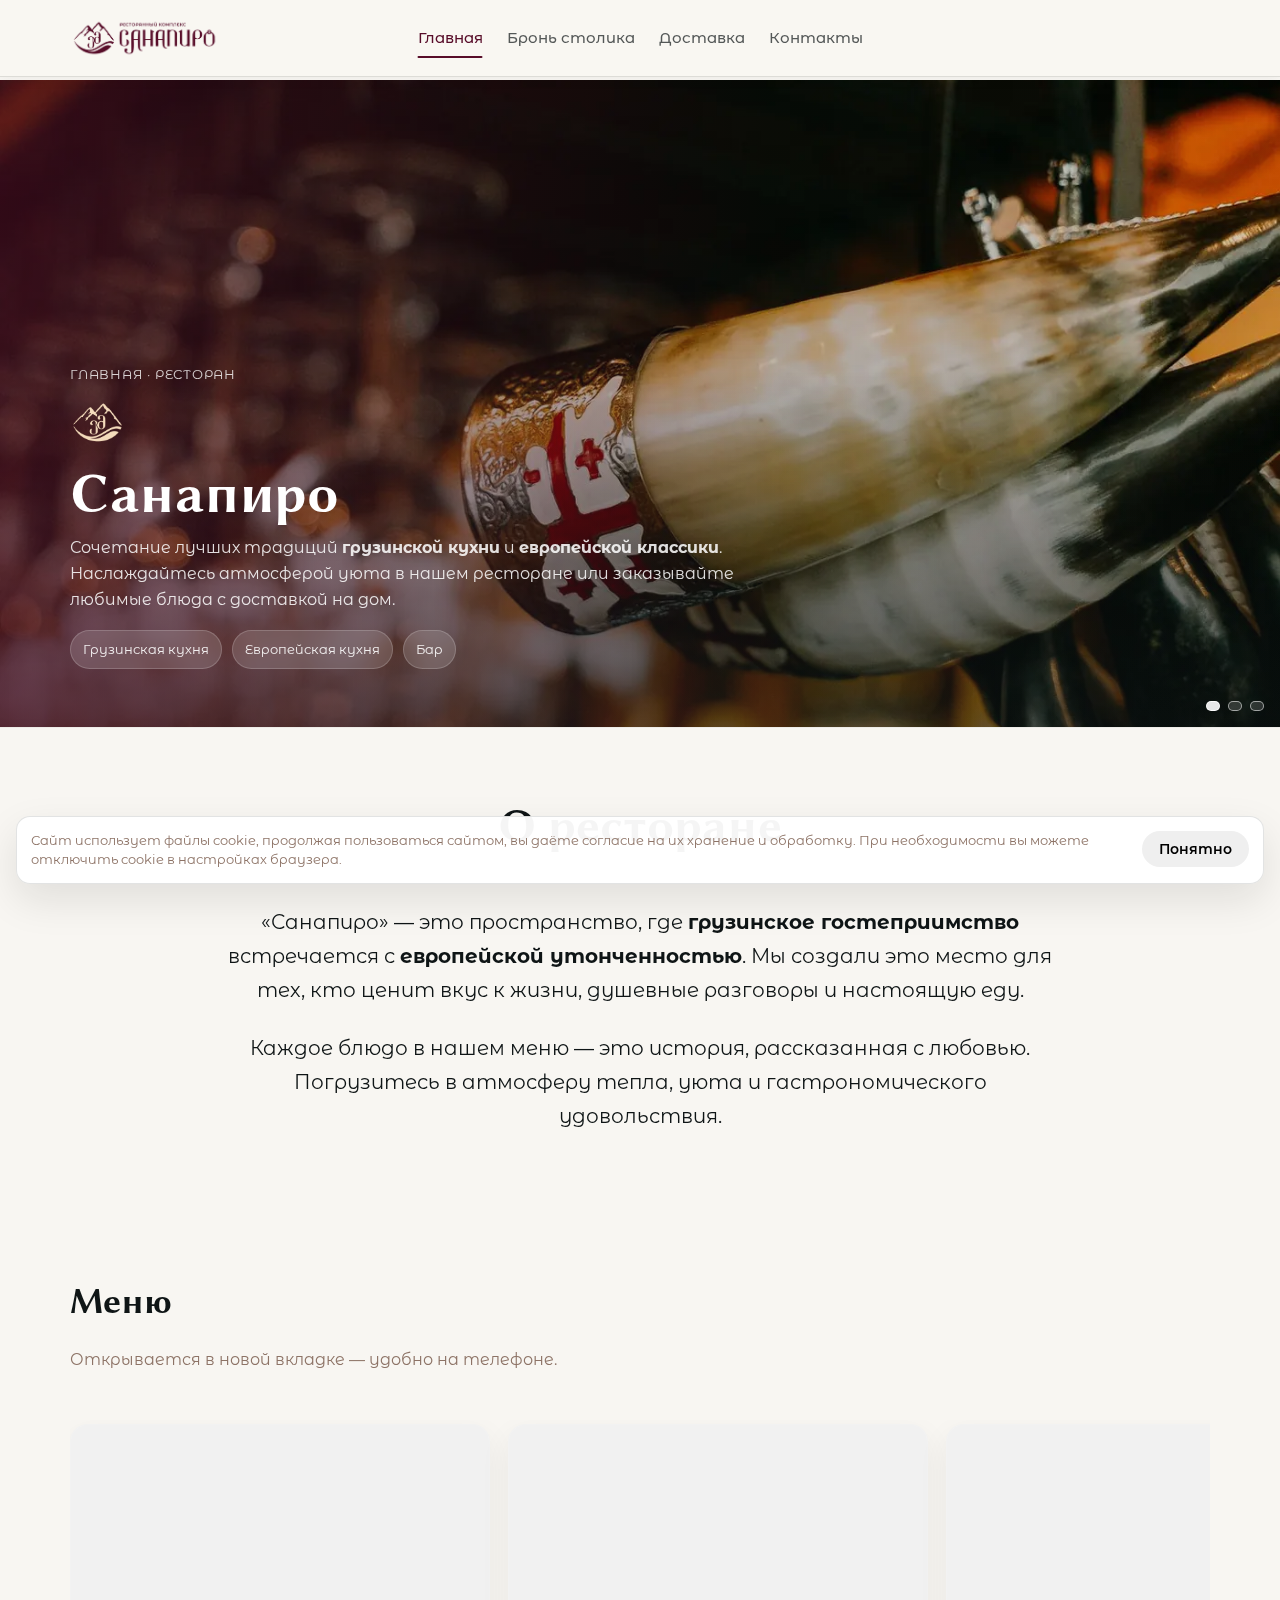
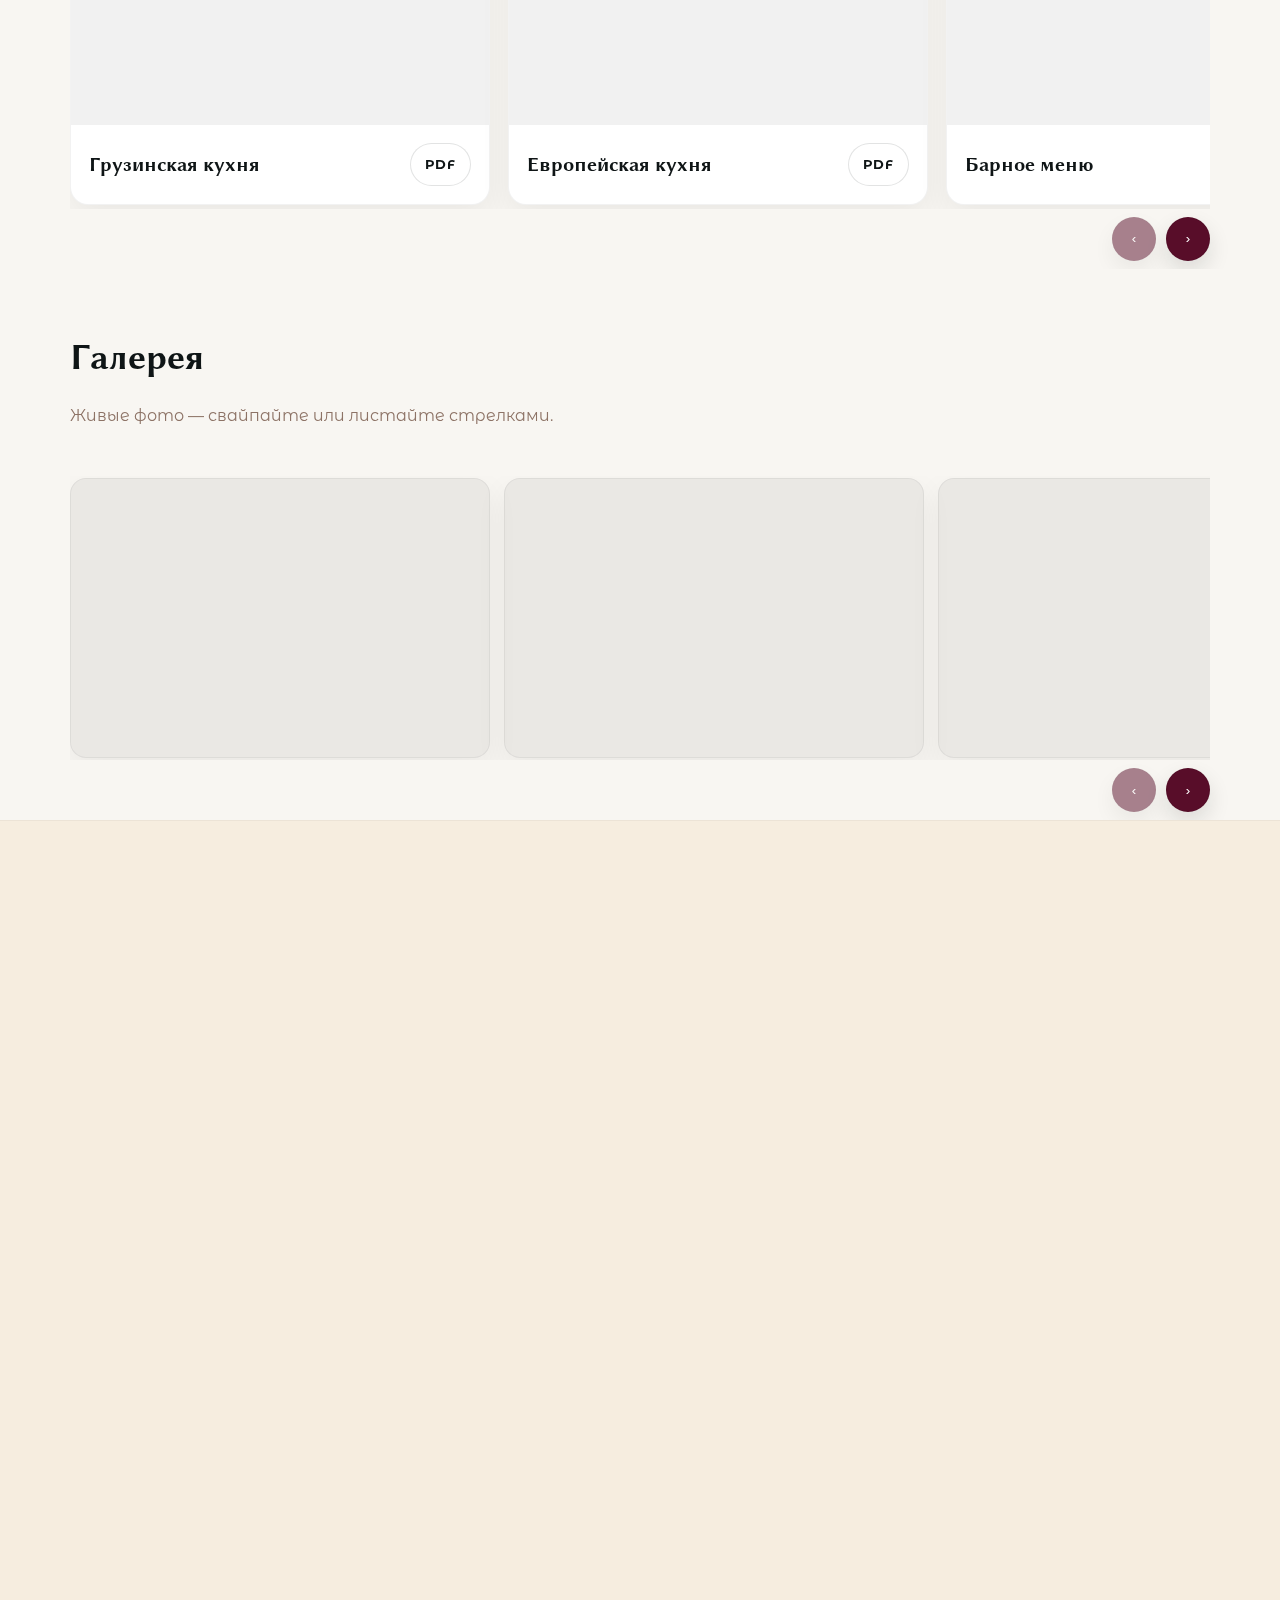
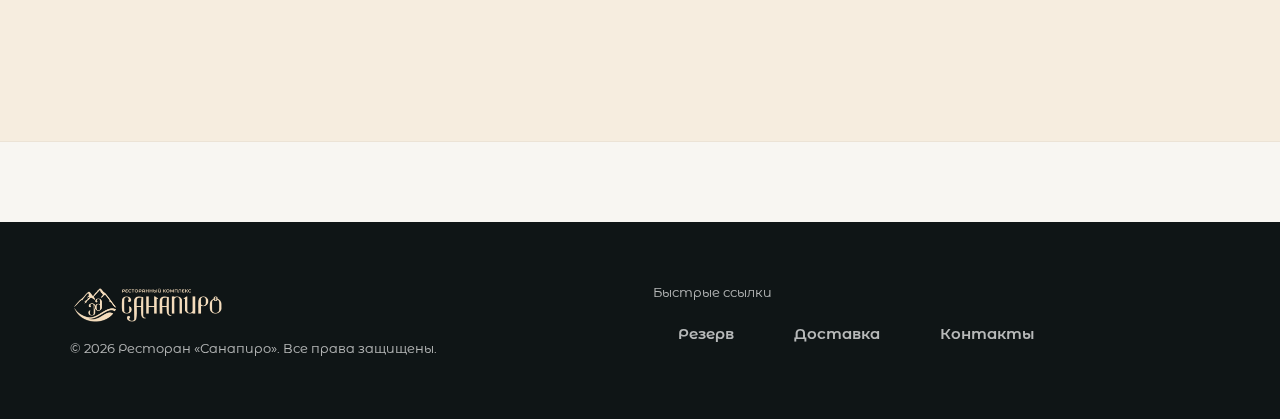
<file: index.html>
<!doctype html>
<html lang="ru">

<head>
  <meta charset="utf-8" />
  <meta name="viewport" content="width=device-width, initial-scale=1" />
  <meta name="description" content="Санапиро — ресторан. Бронь столов и доставка. Меню в PDF." />
  <title>Санапиро — ресторан</title>
  <link rel="preconnect" href="https://fonts.googleapis.com">
  <link rel="preconnect" href="https://fonts.gstatic.com" crossorigin>
  <link
    href="https://fonts.googleapis.com/css2?family=Libertinus+Sans:wght@400;700&family=Montserrat+Alternates:wght@400;500;600;700&display=swap"
    rel="stylesheet">
  <link rel="stylesheet" href="assets/css/styles.css?v=7" />
  <link rel="icon" href="assets/img/brand/favicon.ico" sizes="any" />
  <link rel="icon" href="assets/img/brand/favicon-32.png" type="image/png" sizes="32x32" />
  <link rel="icon" href="assets/img/brand/favicon-16.png" type="image/png" sizes="16x16" />
  <link rel="apple-touch-icon" href="assets/img/brand/apple-touch-icon.png" />
  <link rel="preload" as="image" href="assets/img/webp/hero-1.webp" />
</head>

<body>
  <header class="topbar">
    <div class="container">
      <div class="topbar__inner">
        <a class="brand" href="index.html" aria-label="Санапиро — на главную">
          <img class="brand__logo" src="assets/img/brand/logo-horizontal.png" alt="Санапиро" />
        </a>

        <button class="burger" data-burger aria-label="Открыть меню">
          <svg class="icon" viewBox="0 0 24 24" fill="none">
            <path d="M4 7h16M4 12h16M4 17h16" stroke="currentColor" stroke-width="2" stroke-linecap="round" />
          </svg>
        </button>

        <nav class="nav" data-nav>
          <a href="index.html" class="is-active">Главная</a>
          <a href="booking.html">Бронь столика</a>
          <a href="delivery.html">Доставка</a>
          <a href="contacts.html">Контакты</a>
        </nav>
      </div>
    </div>
  </header>

  <main>
    <!-- HERO: слайдер живых фото + основные CTA -->
    <section class="hero-main">
      <div class="hero-main__slider" data-hero-slider aria-hidden="true">
        <div class="hero-main__slide is-active" data-slide style="background-image:url('assets/img/webp/hero-1.webp')">
        </div>
        <div class="hero-main__slide" data-slide data-bg="assets/img/hero-dark.jpg" data-bg-mode="hero"></div>
        <div class="hero-main__slide" data-slide data-bg="assets/img/webp/hero-3.webp" data-bg-mode="hero"></div>

        <div class="hero-main__overlay"></div>
        <div class="hero-dots" data-hero-dots></div>
      </div>

      <div class="container">
        <div class="hero-main__content">
          <div class="hero-main__crumbs">Главная · Ресторан</div>
          <div class="hero-main__mark" aria-hidden="true">
            <img src="assets/img/brand/logo-mark-gold.png" alt="" />
          </div>
          <h1 class="hero-main__title">Санапиро</h1>
          <p class="hero-main__subtitle">
            Сочетание лучших традиций <b>грузинской кухни</b> и <b>европейской классики</b>.
            Наслаждайтесь атмосферой уюта в нашем ресторане или заказывайте любимые блюда с доставкой на дом.
          </p>

          <div class="hero-main__chips" aria-label="Особенности">
            <span class="chip">Грузинская кухня</span>
            <span class="chip">Европейская кухня</span>
            <span class="chip">Бар</span>
          </div>

          <div class="hero-main__actions">
            <!-- Buttons removed as requested -->
          </div>
        </div>
      </div>
    </section>

    <!-- ABOUT -->
    <section class="section">
      <div class="container">
        <div class="section__head" style="text-align: center; justify-content: center; margin-bottom: 20px;">
          <div>
            <h2 class="h2" style="font-size: 48px; margin-bottom: 20px;">О ресторане</h2>
          </div>
        </div>

        <div style="max-width: 840px; margin: 0 auto; text-align: center;">
          <p
            style="font-size: 20px; line-height: 1.7; color: var(--text); font-family: var(--font-body); margin-bottom: 24px;">
            «Санапиро» — это пространство, где <b>грузинское гостеприимство</b> встречается с <b>европейской
              утонченностью</b>.
            Мы создали это место для тех, кто ценит вкус к жизни, душевные разговоры и настоящую еду.
          </p>
          <p style="font-size: 20px; line-height: 1.7; color: var(--text); font-family: var(--font-body);">
            Каждое блюдо в нашем меню — это история, рассказанная с любовью.
            Погрузитесь в атмосферу тепла, уюта и гастрономического удовольствия.
          </p>
        </div>
      </div>
    </section>

    <!-- PDF MENU (как на prokhinkali: карточки + кнопка PDF) -->
    <section class="section" id="menu">
      <div class="container">
        <div class="section__head">
          <div>
            <h2 class="h2">Меню</h2>
            <p class="p">Открывается в новой вкладке — удобно на телефоне.</p>
          </div>
        </div>

        <div class="carousel" data-carousel>
          <div class="carousel__track" data-carousel-track>
            <a class="menu-card" href="assets/pdf/menu-georgia.pdf" target="_blank" rel="noopener">
              <div class="menu-card__img" data-bg="assets/img/webp/menu-georgia.webp"></div>
              <div class="menu-card__foot">
                <h3 class="menu-card__title">Грузинская кухня</h3>
                <span class="menu-card__pdf">PDF</span>
              </div>
            </a>

            <a class="menu-card" href="assets/pdf/menu-europe.pdf" target="_blank" rel="noopener">
              <div class="menu-card__img" data-bg="assets/img/webp/menu-europe.webp"></div>
              <div class="menu-card__foot">
                <h3 class="menu-card__title">Европейская кухня</h3>
                <span class="menu-card__pdf">PDF</span>
              </div>
            </a>

            <a class="menu-card" href="assets/pdf/bar-menu.pdf" target="_blank" rel="noopener">
              <div class="menu-card__img" data-bg="assets/img/webp/menu-bar.webp"></div>
              <div class="menu-card__foot">
                <h3 class="menu-card__title">Барное меню</h3>
                <span class="menu-card__pdf">PDF</span>
              </div>
            </a>
          </div>

          <div class="carousel__controls">
            <button class="carousel__btn" type="button" data-carousel-prev aria-label="Назад">‹</button>
            <button class="carousel__btn" type="button" data-carousel-next aria-label="Вперёд">›</button>
          </div>
        </div>
      </div>
    </section>

    <!-- GALLERY -->
    <section class="section" id="gallery">
      <div class="container">
        <div class="section__head">
          <div>
            <h2 class="h2">Галерея</h2>
            <p class="p">Живые фото — свайпайте или листайте стрелками.</p>
          </div>
        </div>

        <div class="carousel" data-carousel>
          <div class="gallery__track carousel__track" data-carousel-track>
            <button class="gallery__item" data-lightbox="assets/img/webp/gallery-14.webp"
              data-bg="assets/img/webp/gallery-14.webp" data-caption="Вид с террасы"
              aria-label="Открыть фото: вид с террасы"></button>
            <button class="gallery__item" data-lightbox="assets/img/webp/gallery-6.webp"
              data-bg="assets/img/webp/hero-3.webp" data-caption="Интерьер"
              aria-label="Открыть фото: интерьер"></button>
            <button class="gallery__item" data-lightbox="assets/img/webp/gallery-9.webp"
              data-bg="assets/img/webp/gallery-9.webp" data-caption="Зал" aria-label="Открыть фото: зал"></button>
            <button class="gallery__item" data-lightbox="assets/img/webp/gallery-5.webp"
              data-bg="assets/img/webp/gallery-5.webp" data-caption="Команда"
              aria-label="Открыть фото: команда"></button>
            <button class="gallery__item" data-lightbox="assets/img/webp/hero-2.webp"
              data-bg="assets/img/webp/hero-2.webp" data-caption="Хиты кухни"
              aria-label="Открыть фото: хиты кухни"></button>
            <button class="gallery__item" data-lightbox="assets/img/webp/gallery-7.webp"
              data-bg="assets/img/webp/gallery-7.webp" data-caption="Блюдо" aria-label="Открыть фото: блюдо"></button>
            <button class="gallery__item" data-lightbox="assets/img/webp/gallery-1.webp"
              data-bg="assets/img/webp/gallery-1.webp" data-caption="Подача" aria-label="Открыть фото: подача"></button>
            <button class="gallery__item" data-lightbox="assets/img/webp/gallery-8.webp"
              data-bg="assets/img/webp/gallery-8.webp" data-caption="Детали"
              aria-label="Открыть фото: детали интерьера"></button>
            <button class="gallery__item" data-lightbox="assets/img/webp/gallery-13.webp"
              data-bg="assets/img/webp/gallery-13.webp" data-caption="Бар" aria-label="Открыть фото: бар"></button>
            <button class="gallery__item" data-lightbox="assets/img/webp/gallery-12.webp"
              data-bg="assets/img/webp/gallery-12.webp" data-caption="Атмосфера"
              aria-label="Открыть фото: атмосфера"></button>
          </div>

          <div class="carousel__controls">
            <button class="carousel__btn" type="button" data-carousel-prev aria-label="Назад">‹</button>
            <button class="carousel__btn" type="button" data-carousel-next aria-label="Вперёд">›</button>
          </div>
        </div>
      </div>
    </section>
  </main>

  <!-- TEAM -->
  <section class="section section--alt">
    <div class="container">
      <div class="section__head">
        <div>
          <h2 class="h2">Наша команда</h2>
          <p class="p">Люди, которые создают для вас праздник каждый день.</p>
        </div>
      </div>

      <div class="split" style="align-items: center;">
        <div style="display: grid; gap: 24px;">
          <p style="font-size: 18px; line-height: 1.6; color: var(--text);">
            В сердце «Санапиро» — команда профессионалов, влюбленных в своё дело.
            Наши повара — хранители старинных рецептов, которые знают секрет идеального хачапури и правильных хинкали.
          </p>
          <p style="font-size: 18px; line-height: 1.6; color: var(--muted);">
            Мы верим, что вкусная еда начинается с добрых рук. Официанты, бармены и управляющие —
            все мы работаем как единый организм, чтобы вы чувствовали себя как дома с первой минуты.
          </p>
        </div>
        <div class="grid grid--2">
          <img class="team__img" src="assets/img/webp/gallery-2.webp" width="1400" height="2100" loading="lazy"
            decoding="async" alt="Команда Санапиро — сервис" />
          <img class="team__img team__img--offset" src="assets/img/webp/gallery-4.webp" width="1400" height="2100"
            loading="lazy" decoding="async" alt="Команда Санапиро — атмосфера" />
        </div>
      </div>
    </div>
  </section>

  <footer class="footer">
    <div class="container">
      <div class="footer__grid">
        <div>
          <div class="brand" style="margin-bottom: 10px;">
            <img class="brand__logo" src="assets/img/brand/logo-horizontal-gold.png" alt="Санапиро" />
          </div>
          <div class="small">© <span data-year></span> Ресторан «Санапиро». Все права защищены.</div>
        </div>
        <div>
          <div class="small">Быстрые ссылки</div>
          <div style="display:flex; gap:10px; flex-wrap: wrap; margin-top: 10px;">
            <a class="btn" href="booking.html">Резерв</a>
            <a class="btn" href="delivery.html">Доставка</a>
            <a class="btn" href="contacts.html">Контакты</a>
          </div>
        </div>
      </div>
    </div>
  </footer>

  <!-- toast -->
  <div class="toast" data-toast aria-live="polite" aria-atomic="true"></div>

  <!-- cookie (ненавязчивое всплывающее окно) -->
  <div class="cookie" data-cookie>
    <div class="cookie__text">
      Сайт использует файлы cookie, продолжая пользоваться сайтом, вы даёте согласие на их хранение и обработку.
      При необходимости вы можете отключить cookie в настройках браузера.
    </div>
    <div class="cookie__actions">
      <button class="btn cookie__btn" type="button" data-cookie-accept>Понятно</button>
    </div>
  </div>

  <!-- lightbox -->
  <div class="lightbox" data-lightbox-modal aria-hidden="true">
    <div class="lightbox__panel">
      <button class="lightbox__close" type="button" data-lightbox-close aria-label="Закрыть">×</button>
      <img class="lightbox__img" data-lightbox-img alt="" />
    </div>
  </div>

  <script src="assets/js/main.js?v=2"></script>
</body>

</html>
</file>
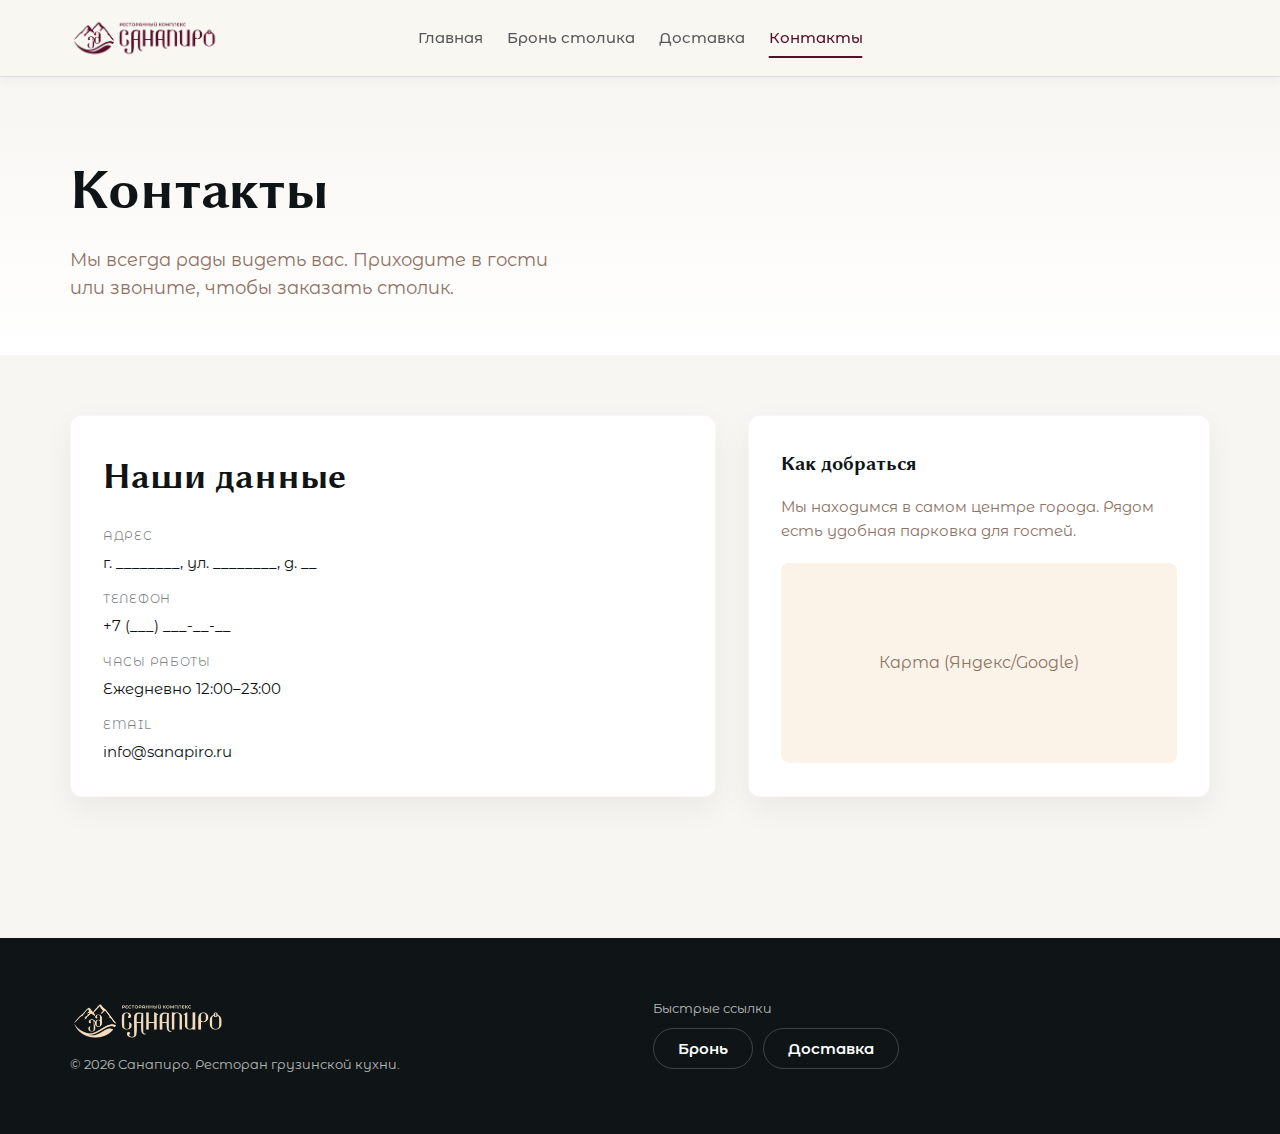
<file: contacts.html>
<!doctype html>
<html lang="ru">

<head>
    <meta charset="utf-8" />
    <meta name="viewport" content="width=device-width, initial-scale=1" />
    <meta name="description" content="Санапиро — контакты, адрес, телефон и часы работы." />
    <title>Санапиро — контакты</title>
    <link rel="preconnect" href="https://fonts.googleapis.com">
    <link rel="preconnect" href="https://fonts.gstatic.com" crossorigin>
    <link
        href="https://fonts.googleapis.com/css2?family=Libertinus+Sans:wght@400;700&family=Montserrat+Alternates:wght@400;500;600;700&display=swap"
        rel="stylesheet">
    <link rel="stylesheet" href="assets/css/styles.css?v=7" />
<link rel="icon" href="assets/img/brand/favicon.ico" sizes="any" />
<link rel="icon" href="assets/img/brand/favicon-32.png" type="image/png" sizes="32x32" />
<link rel="icon" href="assets/img/brand/favicon-16.png" type="image/png" sizes="16x16" />
<link rel="apple-touch-icon" href="assets/img/brand/apple-touch-icon.png" />
</head>

<body>
    <header class="topbar">
        <div class="container">
            <div class="topbar__inner">
                <a class="brand" href="index.html" aria-label="Санапиро — на главную">
          <img class="brand__logo" src="assets/img/brand/logo-horizontal.png" alt="Санапиро" />
        </a>

                <button class="burger" data-burger aria-label="Открыть меню">
                    <svg class="icon" viewBox="0 0 24 24" fill="none">
                        <path d="M4 7h16M4 12h16M4 17h16" stroke="currentColor" stroke-width="2"
                            stroke-linecap="round" />
                    </svg>
                </button>

                <nav class="nav" data-nav>
                    <a href="index.html">Главная</a>
                    <a href="booking.html">Бронь столика</a>
                    <a href="delivery.html">Доставка</a>
                    <a href="contacts.html" class="is-active">Контакты</a>
                </nav>


            </div>
        </div>
    </header>

    <main>
        <section class="hero" style="padding-bottom: 20px;">
            <div class="container">
                <h1 class="hero__title">Контакты</h1>
                <p class="hero__subtitle">
                    Мы всегда рады видеть вас. Приходите в гости или звоните, чтобы заказать столик.
                </p>
            </div>
        </section>

        <section class="section">
            <div class="container">
                <div class="split">
                    <div class="card">
                        <h2 class="h2">Наши данные</h2>
                        <dl class="kv" style="margin-top:20px;">
                            <dt>Адрес</dt>
                            <dd>г. ________, ул. ________, д. __</dd>

                            <dt>Телефон</dt>
                            <dd>+7 (___) ___-__-__</dd>

                            <dt>Часы работы</dt>
                            <dd>Ежедневно 12:00–23:00</dd>

                            <dt>Email</dt>
                            <dd><a href="mailto:info@sanapiro.ru">info@sanapiro.ru</a></dd>
                        </dl>
                    </div>

                    <div class="card">
                        <h3 class="card__title">Как добраться</h3>
                        <p class="card__text" style="margin-bottom:20px;">
                            Мы находимся в самом центре города. Рядом есть удобная парковка для гостей.
                        </p>
                        <!-- Placeholder for map -->
                        <div
                            style="background: var(--surface2); height: 200px; border-radius: var(--radius2); display: flex; align-items: center; justify-content: center; color: var(--muted);">
                            Карта (Яндекс/Google)
                        </div>
                    </div>
                </div>
            </div>
        </section>
    </main>

    <footer class="footer">
        <div class="container">
            <div class="footer__grid">
                <div>
                    <div class="brand" style="margin-bottom: 10px;">
            <img class="brand__logo" src="assets/img/brand/logo-horizontal-gold.png" alt="Санапиро" />
          </div>
                    <div class="small">
                        © <span data-year></span> Санапиро. Ресторан грузинской кухни.
                    </div>
                </div>
                <div>
                    <div class="small">Быстрые ссылки</div>
                    <div style="display:flex; gap:10px; flex-wrap: wrap; margin-top: 10px;">
                        <a class="btn btn--ghost" style="border-color:rgba(255,255,255,0.2); color:white;"
                            href="booking.html">Бронь</a>
                        <a class="btn btn--ghost" style="border-color:rgba(255,255,255,0.2); color:white;"
                            href="delivery.html">Доставка</a>
                    </div>
                </div>
            </div>
        </div>
    </footer>

    <div class="toast" data-toast aria-live="polite" aria-atomic="true"></div>
    <script src="assets/js/main.js"></script>
</body>

</html>
</file>
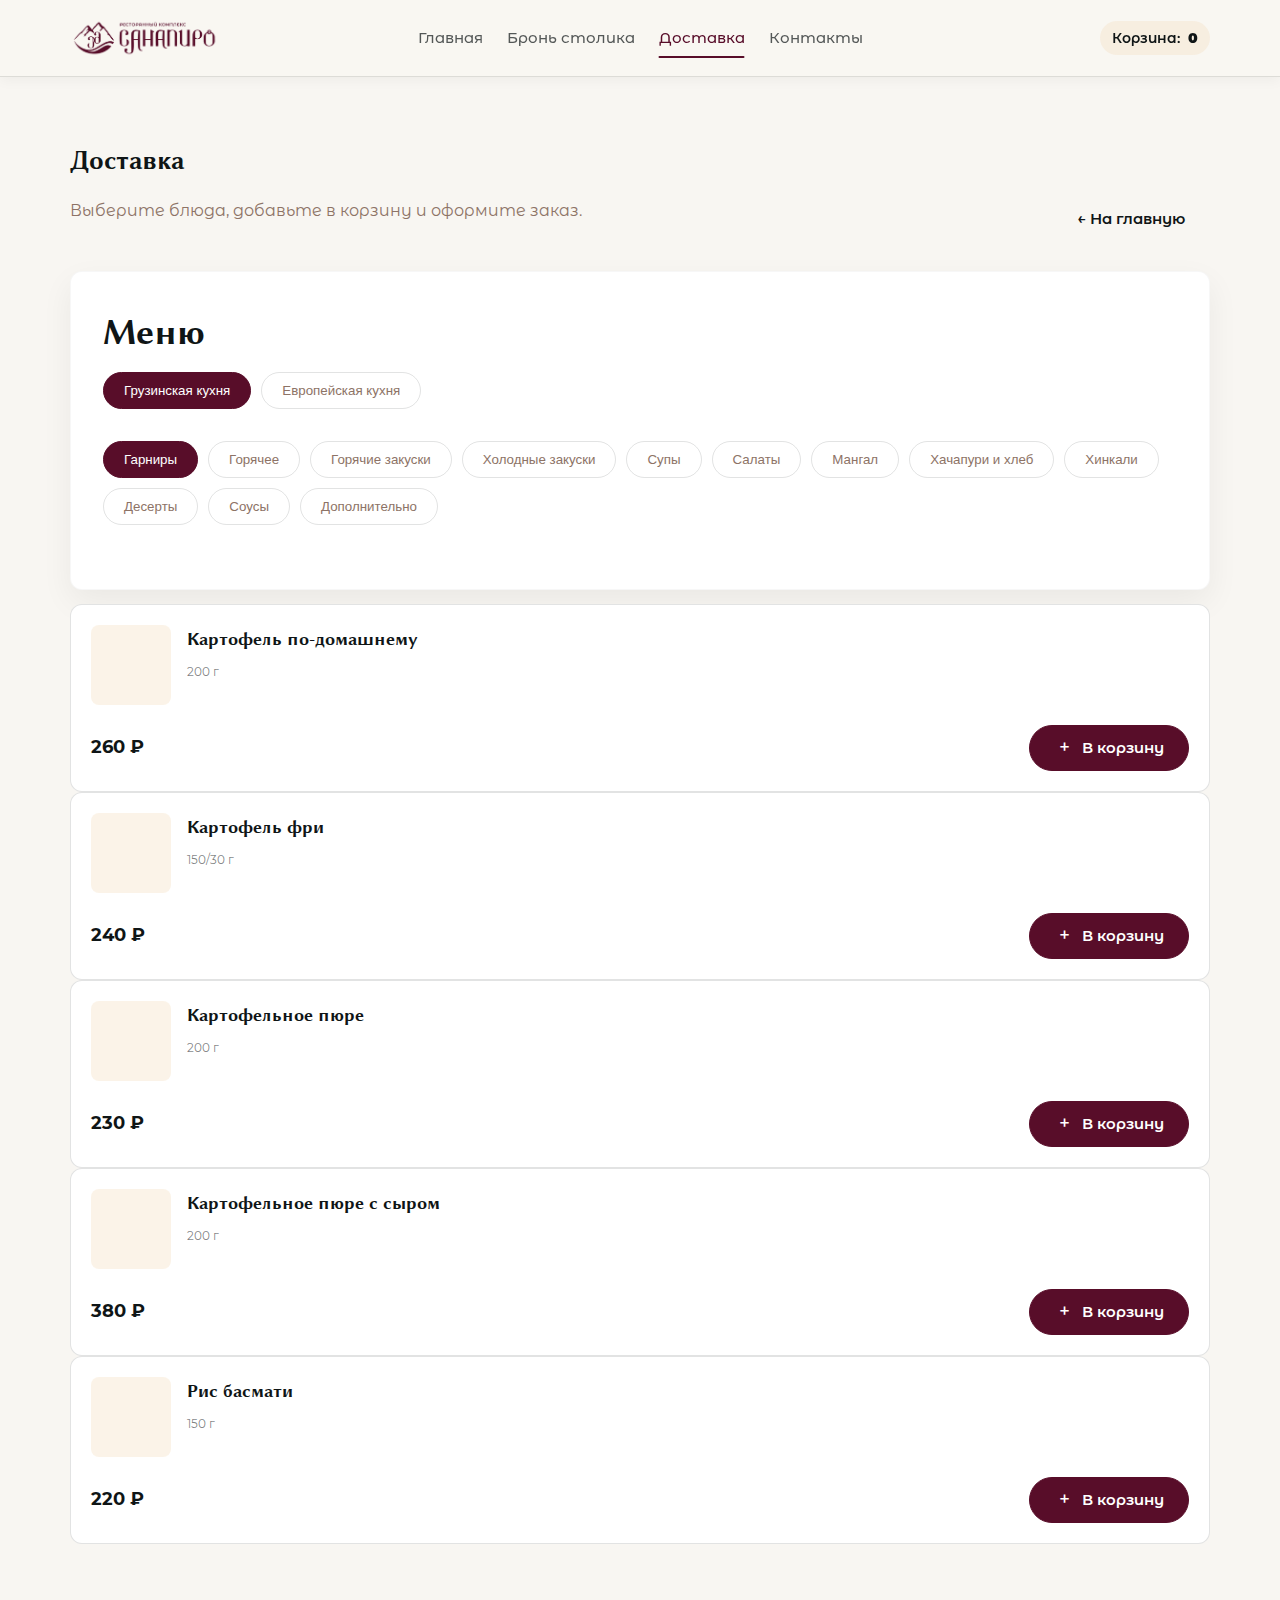
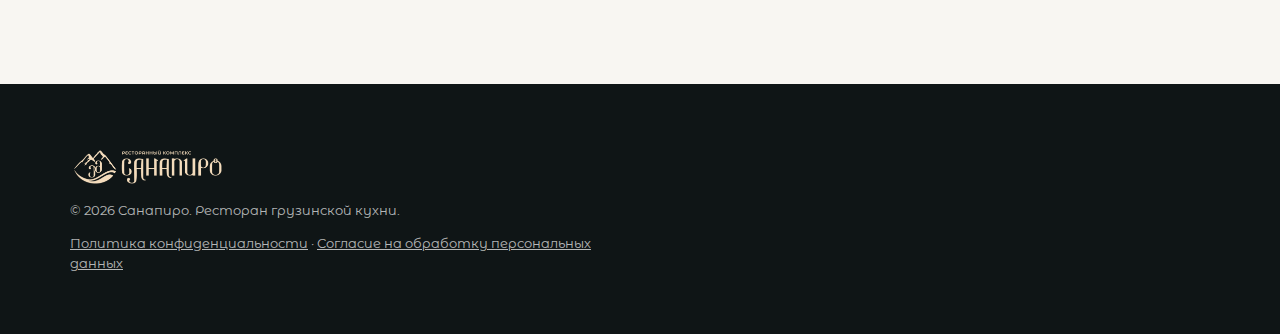
<file: delivery.html>
<!doctype html>
<html lang="ru">

<head>
  <meta charset="utf-8" />
  <meta name="viewport" content="width=device-width, initial-scale=1" />
  <meta name="description" content="Санапиро — доставка. Меню, корзина и оформление заказа." />
  <title>Санапиро — доставка</title>
  <link rel="preconnect" href="https://fonts.googleapis.com">
  <link rel="preconnect" href="https://fonts.gstatic.com" crossorigin>
  <link
    href="https://fonts.googleapis.com/css2?family=Libertinus+Sans:wght@400;700&family=Montserrat+Alternates:wght@400;500;600;700&display=swap"
    rel="stylesheet">
  <link rel="stylesheet" href="assets/css/styles.css?v=7" />
<link rel="icon" href="assets/img/brand/favicon.ico" sizes="any" />
<link rel="icon" href="assets/img/brand/favicon-32.png" type="image/png" sizes="32x32" />
<link rel="icon" href="assets/img/brand/favicon-16.png" type="image/png" sizes="16x16" />
<link rel="apple-touch-icon" href="assets/img/brand/apple-touch-icon.png" />
</head>

<body>
  <header class="topbar">
    <div class="container">
      <div class="topbar__inner">
        <a class="brand" href="index.html" aria-label="Санапиро — на главную">
          <img class="brand__logo" src="assets/img/brand/logo-horizontal.png" alt="Санапиро" />
        </a>

        <button class="burger" data-burger aria-label="Открыть меню">
          <svg class="icon" viewBox="0 0 24 24" fill="none">
            <path d="M4 7h16M4 12h16M4 17h16" stroke="currentColor" stroke-width="2" stroke-linecap="round" />
          </svg>
        </button>

        <nav class="nav" data-nav>
          <a href="index.html">Главная</a>
          <a href="booking.html">Бронь столика</a>
          <a href="delivery.html" class="is-active">Доставка</a>
          <a href="contacts.html">Контакты</a>
        </nav>

        <div class="topbar__actions">
          <a class="pill" href="#cart" title="Перейти к корзине">Корзина: <b data-cart-count>0</b></a>
        </div>
      </div>
    </div>
  </header>

  <main class="section">
    <div class="container">
      <div class="section__head">
        <div>
          <h1 class="h2" style="font-size: 26px; margin:0;">Доставка</h1>
          <p class="p">Выберите блюда, добавьте в корзину и оформите заказ.</p>
        </div>
        <a class="btn" href="index.html">← На главную</a>
      </div>

      <div class="delivery" style="grid-template-columns: 1fr;">
        <section>
          <div class="card" style="margin-bottom: 14px;">
            <div class="section__head" style="margin-bottom: 10px;">
              <div>
                <h2 class="h2" style="margin:0;">Меню</h2>
              </div>
            </div>
            <div class="tabs" data-cuisine-tabs></div>
            <div class="tabs" data-tabs style="margin-top: 10px;"></div>
          </div>

          <div class="menu" data-menu></div>
        </section>
      </div>
    </div>
  </main>

  <footer class="footer">
    <div class="container">
      <div class="footer__grid">
        <div>
          <div class="brand" style="margin-bottom: 10px;">
            <img class="brand__logo" src="assets/img/brand/logo-horizontal-gold.png" alt="Санапиро" />
          </div>
          <div class="small">
            © <span data-year></span> Санапиро. Ресторан грузинской кухни.
          </div>
          <div class="small" style="margin-top: 12px;">
            <a href="assets/docs/politika-personalnye-dannye.docx" target="_blank" rel="noopener" style="color: inherit; text-decoration: underline;">Политика конфиденциальности</a>
            ·
            <a href="assets/docs/soglasie-personalnye-dannye.doc" target="_blank" rel="noopener" style="color: inherit; text-decoration: underline;">Согласие на обработку персональных данных</a>
          </div>
        </div>

      </div>
    </div>
  </footer>

  <div class="toast" data-toast aria-live="polite" aria-atomic="true"></div>

  <!-- Generic Message Modal -->
  <div class="modal" data-modal aria-hidden="true">
    <div class="modal__panel">
      <div class="modal__head">
        <h3 class="modal__title" data-modal-title>Готово</h3>
        <button class="modal__close" type="button" data-modal-close aria-label="Закрыть">×</button>
      </div>
      <div data-modal-body></div>
      <div style="display:flex; justify-content:flex-end; gap:10px; margin-top: 12px;">
        <button class="btn" type="button" data-modal-close>Закрыть</button>
      </div>
    </div>
  </div>

  <!-- Cart Modal -->
  <div class="modal" id="cart-modal" aria-hidden="true" style="z-index: 1000;">
    <div class="modal__panel" style="max-width: 600px; width: 100%; max-height: 90vh; overflow-y: auto;">
      <div class="modal__head"
        style="position: sticky; top: -24px; background: white; z-index: 1; padding-bottom: 10px; border-bottom: 1px solid var(--stroke); margin: -24px -24px 20px -24px; padding: 20px 24px;">
        <h2 class="h2" style="margin:0; font-size: 24px;">Корзина</h2>
        <button class="modal__close" type="button"
          onclick="document.getElementById('cart-modal').classList.remove('is-open')" aria-label="Закрыть">×</button>
      </div>

      <div class="cart__head" style="display:flex; justify-content:space-between; margin-bottom: 20px;">
        <div></div>
        <button class="btn btn--ghost" style="padding: 6px 12px; font-size: 13px;" type="button"
          onclick="localStorage.removeItem('sanapiro_cart'); location.reload();">Очистить корзину</button>
      </div>

      <div class="cart__items" data-cart-items></div>
      <div data-totals></div>

      <hr class="hr" />

      <h3 class="card__title" style="margin-top:0;">Оформление</h3>

      <form class="form" data-checkout-form>
        <div class="field">
          <label class="label">Способ</label>
          <div style="display:flex; gap: 10px; flex-wrap:wrap;">
            <label class="checkbox" style="align-items:center;">
              <input type="radio" name="method" value="delivery" checked />
              <span>Доставка</span>
            </label>
            <label class="checkbox" style="align-items:center;">
              <input type="radio" name="method" value="pickup" />
              <span>Самовывоз</span>
            </label>
          </div>
        </div>

        <div class="row">
          <div class="field">
            <label class="label" for="cname">Имя</label>
            <input class="input" id="cname" name="name" placeholder="Например, Данил" required />
          </div>
          <div class="field">
            <label class="label" for="cphone">Телефон</label>
            <input class="input" id="cphone" name="phone" placeholder="+7 (___) ___-__-__" inputmode="tel" required />
          </div>
        </div>

        <div class="field" data-address-block>
          <label class="label" for="street">Адрес доставки</label>
          <input class="input" id="street" name="street" placeholder="Улица, дом, квартира" />
          <div class="row--3" style="margin-top: 10px;">
            <input class="input" name="entrance" placeholder="Подъезд" />
            <input class="input" name="floor" placeholder="Этаж" />
            <input class="input" name="apt" placeholder="Кв." />
          </div>
        </div>

        <div class="row">
          <div class="field">
            <label class="label" for="pay">Оплата</label>
            <select class="select" id="pay" name="pay">
              <option value="card">Картой</option>
              <option value="cash">Наличными</option>
            </select>
          </div>
          <div class="field">
            <label class="label" for="desiredTime">Время</label>
            <select class="select" id="desiredTime" name="desiredTime">
              <option value="asap">Как можно быстрее</option>
              <option value="time">Ко времени (укажем по телефону)</option>
            </select>
          </div>
        </div>

        <div class="field">
          <label class="label" for="ccomment">Комментарий</label>
          <textarea class="textarea" id="ccomment" name="comment"
            placeholder="Например: домофон не работает, позвоните."></textarea>
        </div>

        <button class="btn btn--accent" style="width: 100%; justify-content: center; margin-top: 10px;"
          type="submit">Оформить заказ</button>


      </form>
    </div>
  </div>

  <script id="menuData" type="application/json">
{
  "cuisines": [
    {
      "id": "georgia",
      "title": "Грузинская кухня",
      "categories": [
        {
          "id": "garnish",
          "title": "Гарниры",
          "items": [
            {
              "id": "geo_garnish_001",
              "name": "Картофель по-домашнему",
              "price": 260,
              "weight": "200 г"
            },
            {
              "id": "geo_garnish_002",
              "name": "Картофель фри",
              "price": 240,
              "weight": "150/30 г"
            },
            {
              "id": "geo_garnish_003",
              "name": "Картофельное пюре",
              "price": 230,
              "weight": "200 г"
            },
            {
              "id": "geo_garnish_004",
              "name": "Картофельное пюре с сыром",
              "price": 380,
              "weight": "200 г"
            },
            {
              "id": "geo_garnish_005",
              "name": "Рис басмати",
              "price": 220,
              "weight": "150 г"
            }
          ]
        },
        {
          "id": "hot",
          "title": "Горячее",
          "items": [
            {
              "id": "geo_hot_001",
              "name": "Долма",
              "price": 760,
              "weight": "180/50 г"
            },
            {
              "id": "geo_hot_002",
              "name": "Креветки чкмерули",
              "price": 960,
              "weight": "250/50 г"
            },
            {
              "id": "geo_hot_003",
              "name": "Оджахури с грибами",
              "price": 520,
              "weight": "300 г"
            },
            {
              "id": "geo_hot_004",
              "name": "Оджахури с курицей",
              "price": 570,
              "weight": "350 г"
            },
            {
              "id": "geo_hot_005",
              "name": "Оджахури со свининой",
              "price": 630,
              "weight": "350 г"
            },
            {
              "id": "geo_hot_006",
              "name": "Свиные ребра с тахмиджами",
              "price": 870,
              "weight": "200/50 г"
            },
            {
              "id": "geo_hot_007",
              "name": "Солянка по-грузински",
              "price": 540,
              "weight": "300 г"
            },
            {
              "id": "geo_hot_008",
              "name": "Цыпленок табака",
              "price": 870,
              "weight": "1 шт / 300 г"
            },
            {
              "id": "geo_hot_009",
              "name": "Цыпленок табака чкмерули",
              "price": 999,
              "weight": "1 шт / 400 г"
            },
            {
              "id": "geo_hot_010",
              "name": "Чахохбили",
              "price": 580,
              "weight": "300 г"
            },
            {
              "id": "geo_hot_011",
              "name": "Чашушули",
              "price": 720,
              "weight": "300 г"
            }
          ]
        },
        {
          "id": "hot_snacks",
          "title": "Горячие закуски",
          "items": [
            {
              "id": "geo_hsn_001",
              "name": "Лобио по-имеретински",
              "price": 480,
              "weight": "300/70 г"
            },
            {
              "id": "geo_hsn_002",
              "name": "Сыр жареный с помидорами",
              "price": 480,
              "weight": "250 г"
            },
            {
              "id": "geo_hsn_003",
              "name": "Сыр жареный с соусом брусничным",
              "price": 520,
              "weight": "150/30 г"
            }
          ]
        },
        {
          "id": "cold_snacks",
          "title": "Холодные закуски",
          "items": [
            {
              "id": "geo_csn_001",
              "name": "Аджапсандали",
              "price": 520,
              "weight": "250 г"
            },
            {
              "id": "geo_csn_002",
              "name": "Ассорти грузинских сыров",
              "price": 870,
              "weight": "300/30 г"
            },
            {
              "id": "geo_csn_003",
              "name": "Ассорти пхали",
              "price": 520,
              "weight": "150 г"
            },
            {
              "id": "geo_csn_004",
              "name": "Ассорти свежих овощей",
              "price": 690,
              "weight": "350 г"
            },
            {
              "id": "geo_csn_005",
              "name": "Ассорти солений",
              "price": 650,
              "weight": "350 г"
            },
            {
              "id": "geo_csn_006",
              "name": "Баклажаны с орехами",
              "price": 430,
              "weight": "150 г"
            },
            {
              "id": "geo_csn_007",
              "name": "Баклажаны с творогом",
              "price": 410,
              "weight": "150 г"
            },
            {
              "id": "geo_csn_008",
              "name": "Говяжий язык с хреном",
              "price": 920,
              "weight": "120/30 г"
            },
            {
              "id": "geo_csn_009",
              "name": "Джонджоли",
              "price": 450,
              "weight": "120 г"
            },
            {
              "id": "geo_csn_010",
              "name": "Капрезе по-грузински",
              "price": 670,
              "weight": "180 г"
            },
            {
              "id": "geo_csn_011",
              "name": "Оливье по-грузински",
              "price": 420,
              "weight": "200 г"
            },
            {
              "id": "geo_csn_012",
              "name": "Пхали зеленые",
              "price": 370,
              "weight": "150 г"
            },
            {
              "id": "geo_csn_013",
              "name": "Пхали свекла",
              "price": 370,
              "weight": "150 г"
            },
            {
              "id": "geo_csn_014",
              "name": "Пхали шпинат",
              "price": 430,
              "weight": "150 г"
            },
            {
              "id": "geo_csn_015",
              "name": "Сациви из курицы",
              "price": 580,
              "weight": "250 г"
            }
          ]
        },
        {
          "id": "soups",
          "title": "Супы",
          "items": [
            {
              "id": "geo_soup_001",
              "name": "Борщ",
              "price": 420,
              "weight": "350/50 г"
            },
            {
              "id": "geo_soup_002",
              "name": "Крем-суп грибной",
              "price": 440,
              "weight": "300/30 г"
            },
            {
              "id": "geo_soup_003",
              "name": "Куриный суп с лапшой",
              "price": 330,
              "weight": "350 г"
            },
            {
              "id": "geo_soup_004",
              "name": "Харчо",
              "price": 540,
              "weight": "350 г"
            },
            {
              "id": "geo_soup_005",
              "name": "Чихиртма",
              "price": 380,
              "weight": "350 г"
            }
          ]
        },
        {
          "id": "salads",
          "title": "Салаты",
          "items": [
            {
              "id": "geo_sal_001",
              "name": "Салат овощной по-грузински",
              "price": 480,
              "weight": "200 г"
            },
            {
              "id": "geo_sal_002",
              "name": "Салат овощной с орехами",
              "price": 520,
              "weight": "250 г"
            },
            {
              "id": "geo_sal_003",
              "name": "Салат с говяжьим языком",
              "price": 860,
              "weight": "200 г"
            },
            {
              "id": "geo_sal_004",
              "name": "Салат с куриной печенью",
              "price": 780,
              "weight": "250 г"
            },
            {
              "id": "geo_sal_005",
              "name": "Салат с хрустящими баклажанами",
              "price": 620,
              "weight": "250 г"
            },
            {
              "id": "geo_sal_006",
              "name": "Цезаридзе с люля из курицы",
              "price": 780,
              "weight": "300 г"
            }
          ]
        },
        {
          "id": "grill",
          "title": "Мангал",
          "items": [
            {
              "id": "geo_grill_001",
              "name": "Грибы на мангале",
              "price": 330,
              "weight": "200 г"
            },
            {
              "id": "geo_grill_002",
              "name": "Дорадо на гриле",
              "price": 1200,
              "weight": "1 шт"
            },
            {
              "id": "geo_grill_003",
              "name": "Каре барашка",
              "price": 1600,
              "weight": "200/80 г"
            },
            {
              "id": "geo_grill_004",
              "name": "Картофель бэби на гриле",
              "price": 220,
              "weight": "220 г"
            },
            {
              "id": "geo_grill_005",
              "name": "Лосось на гриле",
              "price": 1200,
              "weight": "120/50 г"
            },
            {
              "id": "geo_grill_006",
              "name": "Люля из баранины",
              "price": 860,
              "weight": "170/50 г"
            },
            {
              "id": "geo_grill_007",
              "name": "Люля из говядины и свинины",
              "price": 780,
              "weight": "180/50 г"
            },
            {
              "id": "geo_grill_008",
              "name": "Люля из курицы",
              "price": 620,
              "weight": "180/50 г"
            },
            {
              "id": "geo_grill_009",
              "name": "Люля из курицы с сыром",
              "price": 620,
              "weight": "180/50 г"
            },
            {
              "id": "geo_grill_010",
              "name": "Овощи на гриле",
              "price": 350,
              "weight": "300 г"
            },
            {
              "id": "geo_grill_011",
              "name": "Шашлык из барашка",
              "price": 1260,
              "weight": "180/50 г"
            },
            {
              "id": "geo_grill_012",
              "name": "Шашлык из курицы",
              "price": 570,
              "weight": "180/50 г"
            },
            {
              "id": "geo_grill_013",
              "name": "Шашлык из свиной шейки",
              "price": 670,
              "weight": "180/50 г"
            }
          ]
        },
        {
          "id": "bakery",
          "title": "Хачапури и хлеб",
          "items": [
            {
              "id": "geo_bake_001",
              "name": "Кубдари",
              "price": 680,
              "weight": "170/50 г"
            },
            {
              "id": "geo_bake_002",
              "name": "Лаваш",
              "price": 90,
              "weight": "180/50 г"
            },
            {
              "id": "geo_bake_003",
              "name": "Мчади",
              "price": 320,
              "weight": "210 г"
            },
            {
              "id": "geo_bake_004",
              "name": "Хачапури по-имеретински",
              "price": 580,
              "weight": "420 г"
            },
            {
              "id": "geo_bake_005",
              "name": "Хачапури по-аджарски",
              "price": 620,
              "weight": "300 г"
            },
            {
              "id": "geo_bake_006",
              "name": "Хачапури по-мегрельски",
              "price": 620,
              "weight": "450 г"
            },
            {
              "id": "geo_bake_007",
              "name": "Хачапури по-мегрельски царский",
              "price": 760,
              "weight": "500 г"
            },
            {
              "id": "geo_bake_008",
              "name": "Чвиштари",
              "price": 380,
              "weight": "200 г"
            }
          ]
        },
        {
          "id": "khinkali",
          "title": "Хинкали",
          "items": [
            {
              "id": "geo_kh_001",
              "name": "Хинкали баранина",
              "price": 140,
              "weight": "90 г / шт"
            },
            {
              "id": "geo_kh_002",
              "name": "Хинкали говядина",
              "price": 130,
              "weight": "90 г / шт"
            },
            {
              "id": "geo_kh_003",
              "name": "Хинкали с грибами",
              "price": 130,
              "weight": "90 г / шт"
            },
            {
              "id": "geo_kh_004",
              "name": "Хинкали с сыром",
              "price": 130,
              "weight": "90 г / шт"
            },
            {
              "id": "geo_kh_005",
              "name": "Хинкали с говядиной, свининой и зеленью",
              "price": 130,
              "weight": "90 г / шт"
            }
          ]
        },
        {
          "id": "desserts",
          "title": "Десерты",
          "items": [
            {
              "id": "geo_des_001",
              "name": "Мацони с орехами и медом",
              "price": 350,
              "weight": "250 г"
            },
            {
              "id": "geo_des_002",
              "name": "Медовик",
              "price": 390,
              "weight": "100/30 г"
            },
            {
              "id": "geo_des_003",
              "name": "Наполеон",
              "price": 420,
              "weight": "120 г"
            },
            {
              "id": "geo_des_004",
              "name": "Пеламуши",
              "price": 380,
              "weight": "150 г"
            },
            {
              "id": "geo_des_005",
              "name": "Ассорти профитролей",
              "price": 420,
              "weight": "200 г"
            },
            {
              "id": "geo_des_006",
              "name": "Тирамису",
              "price": 480,
              "weight": "130 г"
            },
            {
              "id": "geo_des_007",
              "name": "Шоколадный фондан с шариком мороженного",
              "price": 480,
              "weight": "85/60 г"
            },
            {
              "id": "geo_des_008",
              "name": "Классический чизкейк с ягодным соусом",
              "price": 450,
              "weight": "150/40 г"
            }
          ]
        },
        {
          "id": "sauces",
          "title": "Соусы",
          "items": [
            {
              "id": "geo_sauce_001",
              "name": "Аджика",
              "price": 90
            },
            {
              "id": "geo_sauce_002",
              "name": "Горчица",
              "price": 100
            },
            {
              "id": "geo_sauce_003",
              "name": "Кетчуп",
              "price": 100
            },
            {
              "id": "geo_sauce_004",
              "name": "Майонез",
              "price": 100
            },
            {
              "id": "geo_sauce_005",
              "name": "Мацони",
              "price": 90
            },
            {
              "id": "geo_sauce_006",
              "name": "Сацибели",
              "price": 90
            },
            {
              "id": "geo_sauce_007",
              "name": "Сметана",
              "price": 90
            },
            {
              "id": "geo_sauce_008",
              "name": "Сметана с чесноком",
              "price": 90
            },
            {
              "id": "geo_sauce_009",
              "name": "Ткемали зеленый",
              "price": 90
            },
            {
              "id": "geo_sauce_010",
              "name": "Уксус",
              "price": 100
            },
            {
              "id": "geo_sauce_011",
              "name": "Хрен",
              "price": 100
            }
          ]
        },
        {
          "id": "extra",
          "title": "Дополнительно",
          "items": [
            {
              "id": "geo_extra_001",
              "name": "Грецкие орехи",
              "price": 100,
              "weight": "30 г"
            },
            {
              "id": "geo_extra_002",
              "name": "Зелень",
              "price": 100,
              "weight": "50 г"
            },
            {
              "id": "geo_extra_003",
              "name": "Перец острый зеленый",
              "price": 100,
              "weight": "30 г"
            },
            {
              "id": "geo_extra_004",
              "name": "Сыр имерули",
              "price": 150,
              "weight": "100 г"
            },
            {
              "id": "geo_extra_005",
              "name": "Сыр сулугуни",
              "price": 150,
              "weight": "100 г"
            },
            {
              "id": "geo_extra_006",
              "name": "Яйцо куриное",
              "price": 50,
              "weight": "1 шт"
            }
          ]
        }
      ]
    },
    {
      "id": "europe",
      "title": "Европейская кухня",
      "categories": [
        {
          "id": "cold_snacks",
          "title": "Холодные закуски",
          "items": [
            {
              "id": "eu_csn_001",
              "name": "Тартар из говядины",
              "price": 650,
              "weight": "180 г"
            },
            {
              "id": "eu_csn_002",
              "name": "Татаки тунец",
              "price": 1200,
              "weight": "150 г"
            },
            {
              "id": "eu_csn_003",
              "name": "Брускетта со страчетеллой и мортаделлой",
              "price": 390,
              "weight": "150 г"
            },
            {
              "id": "eu_csn_004",
              "name": "Брускетта с вялеными томатами",
              "price": 390,
              "weight": "125 г"
            },
            {
              "id": "eu_csn_005",
              "name": "Брускетта с лососем слабой соли",
              "price": 410,
              "weight": "120 г"
            },
            {
              "id": "eu_csn_006",
              "name": "Паштет из куриной печени",
              "price": 390,
              "weight": "120 г"
            },
            {
              "id": "eu_csn_007",
              "name": "Вителло тоннато",
              "price": 790,
              "weight": "160 г"
            },
            {
              "id": "eu_csn_008",
              "name": "Сельдь собственного посола с картофелем",
              "price": 640,
              "weight": "235 г"
            },
            {
              "id": "eu_csn_009",
              "name": "Грузди со сметаной",
              "price": 790,
              "weight": "170 г"
            }
          ]
        },
        {
          "id": "salads",
          "title": "Салаты",
          "items": [
            {
              "id": "eu_sal_001",
              "name": "Салат цезарь с курицей",
              "price": 690,
              "weight": "245 г"
            },
            {
              "id": "eu_sal_002",
              "name": "Салат цезарь с креветками",
              "price": 790,
              "weight": "235 г"
            },
            {
              "id": "eu_sal_003",
              "name": "Салат нисуаз",
              "price": 940,
              "weight": "210 г"
            },
            {
              "id": "eu_sal_004",
              "name": "Буратта с томатами и рукколой",
              "price": 1150,
              "weight": "300 г"
            },
            {
              "id": "eu_sal_005",
              "name": "Салат с ростбифом",
              "price": 790,
              "weight": "175 г"
            },
            {
              "id": "eu_sal_006",
              "name": "Зеленый салат",
              "price": 530,
              "weight": "175 г"
            },
            {
              "id": "eu_sal_007",
              "name": "Греческий салат",
              "price": 740,
              "weight": "250 г"
            }
          ]
        },
        {
          "id": "soups",
          "title": "Супы",
          "items": [
            {
              "id": "eu_soup_001",
              "name": "Суп куриный (с тортеллини)",
              "price": 540,
              "weight": "275 г"
            },
            {
              "id": "eu_soup_002",
              "name": "Грибной",
              "price": 540,
              "weight": "330 г"
            },
            {
              "id": "eu_soup_003",
              "name": "Тыквенный",
              "price": 540,
              "weight": "300 г"
            },
            {
              "id": "eu_soup_004",
              "name": "Говяжий бульон с ньокками",
              "price": 540,
              "weight": "400 г"
            }
          ]
        },
        {
          "id": "hot",
          "title": "Горячее",
          "items": [
            {
              "id": "eu_hot_001",
              "name": "Стейк рибай с соусом демиглас",
              "price": 6200,
              "weight": "300 г"
            },
            {
              "id": "eu_hot_002",
              "name": "Стриплойн стейк с соусом демиглас",
              "price": 2900,
              "weight": "300 г"
            },
            {
              "id": "eu_hot_003",
              "name": "Ризотто с грибами и спаржей",
              "price": 1100,
              "weight": "270 г"
            },
            {
              "id": "eu_hot_004",
              "name": "Стейк из лосося с голландским соусом",
              "price": 1100,
              "weight": "140 г"
            },
            {
              "id": "eu_hot_005",
              "name": "Стейк из палтуса",
              "price": 1200,
              "weight": "300 г"
            },
            {
              "id": "eu_hot_006",
              "name": "Утиная ножка конфи",
              "price": 1200,
              "weight": "300 г"
            },
            {
              "id": "eu_hot_007",
              "name": "Ригатони карбонара",
              "price": 690,
              "weight": "230 г"
            },
            {
              "id": "eu_hot_008",
              "name": "Паста с креветками",
              "price": 990,
              "weight": "260 г"
            },
            {
              "id": "eu_hot_009",
              "name": "Паста с вонголе",
              "price": 990,
              "weight": "250 г"
            },
            {
              "id": "eu_hot_010",
              "name": "Спагетти болоньезе",
              "price": 690,
              "weight": "250 г"
            },
            {
              "id": "eu_hot_011",
              "name": "Бургер с говядиной",
              "price": 790,
              "weight": "330 г"
            },
            {
              "id": "eu_hot_012",
              "name": "Бургер с курицей",
              "price": 740,
              "weight": "320 г"
            },
            {
              "id": "eu_hot_013",
              "name": "Ньокки 4 сыра",
              "price": 690,
              "weight": "230 г"
            }
          ]
        }
      ]
    }
  ]
}
  </script>

  <script src="assets/js/main.js"></script>
  <script src="assets/js/delivery.js?v=8"></script>
</body>

</html>
</file>
<file: assets/css/styles.css>
/* Санапиро — Brandbook Theme */
:root {
  /* Brand palette (из брендбука) */
  --bg: #f8f6f2;
  --bg2: #ffffff;
  --surface: #ffffff;
  --surface2: rgba(244, 220, 188, 0.35);
  /* #F4DCBC */
  --stroke: rgba(15, 21, 22, 0.12);

  --text: #0f1516;
  /* #0F1516 */
  --muted: #8d7366;
  /* #8D7366 */
  --muted2: rgba(15, 21, 22, 0.55);

  --accent: #580d29;
  /* #580D29 */
  --accent-hover: #42081e;
  --gold: #f4dcbc;
  /* #F4DCBC */

  /* UI helpers */
  --ok: #0f1516;
  --bad: #8d7366;

  --shadow: 0 12px 32px rgba(15, 21, 22, 0.06);
  --shadow-hover: 0 16px 40px rgba(15, 21, 22, 0.10);

  --radius: 12px;
  --radius2: 8px;
  --container: 1140px;

  /* Typography (из брендбука) */
  --font-head: "Libertinus Sans", "Helvetica Neue", Helvetica, Arial, sans-serif;
  --font-body: "Montserrat Alternates", "Helvetica Neue", Helvetica, Arial, sans-serif;
}

* {
  box-sizing: border-box;
}

html,
body {
  height: 100%;
}

body {
  margin: 0;
  font-family: var(--font-body);
  background: var(--bg);
  color: var(--text);
  line-height: 1.6;
  padding-top: 80px;
  -webkit-font-smoothing: antialiased;
}

h1,
h2,
h3,
h4,
h5,
h6 {
  font-family: var(--font-head);
  font-weight: 700;
  color: var(--text);
  margin-top: 0;
}

a {
  color: inherit;
  text-decoration: none;
  transition: 0.2s;
}

a:hover {
  color: var(--accent);
}

.container {
  width: min(var(--container), calc(100% - 40px));
  margin: 0 auto;
}

/* --- Header --- */
.topbar {
  position: fixed;
  top: 0;
  left: 0;
  right: 0;
  z-index: 100;
  background: rgba(248, 246, 242, 0.92);
  backdrop-filter: blur(12px);
  border-bottom: 1px solid var(--stroke);
  box-shadow: 0 4px 12px rgba(15, 21, 22, 0.04);
}

.topbar__inner {
  display: flex;
  align-items: center;
  justify-content: space-between;
  padding: 16px 0;
}

.brand {
  display: flex;
  align-items: center;
  gap: 12px;
  color: var(--text);
}

.brand__logo {
  height: 44px;
  width: auto;
  display: block;
}

.brand__mark {
  width: 40px;
  height: 40px;
  border-radius: 50%;
  background: var(--accent);
  display: flex;
  /* Placeholder for logo img if needed */
  position: relative;
}

.brand__mark::after {
  content: "S";
  position: absolute;
  inset: 0;
  display: flex;
  align-items: center;
  justify-content: center;
  color: white;
  font-family: var(--font-head);
  font-weight: 400;
  font-size: 24px;
  padding-bottom: 4px;
}

.brand__text small {
  display: block;
  font-family: var(--font-body);
  font-weight: 500;
  font-size: 11px;
  letter-spacing: 0.05em;
  text-transform: uppercase;
  color: var(--muted);
  margin-top: -2px;
}

.nav {
  display: flex;
  gap: 24px;
  position: absolute;
  left: 50%;
  transform: translateX(-50%);
}

.nav a {
  font-size: 15px;
  font-weight: 500;
  color: var(--text);
  opacity: 0.7;
  padding: 8px 0;
  position: relative;
}

.nav a:hover,
.nav a.is-active {
  opacity: 1;
  color: var(--accent);
}

.nav a.is-active::after {
  content: "";
  position: absolute;
  bottom: 0;
  left: 0;
  right: 0;
  height: 2px;
  background: var(--accent);
  border-radius: 2px;
}

.topbar__actions {
  display: flex;
  gap: 12px;
}

/* --- Buttons --- */
.btn {
  display: inline-flex;
  align-items: center;
  justify-content: center;
  gap: 8px;
  padding: 12px 24px;
  border-radius: 99px;
  /* Pill shape */
  font-family: var(--font-body);
  font-weight: 600;
  font-size: 15px;
  transition: all 0.2s ease;
  cursor: pointer;
  border: 1px solid transparent;
  line-height: 1;
}

.btn:hover {
  background: var(--accent);
  color: white;
  border-color: var(--accent);
  transform: translateY(-1px);
}

.btn--accent {
  background: var(--accent);
  color: white;
  border-color: var(--accent);
}

.btn--accent:hover {
  background: var(--accent-hover);
  transform: translateY(-1px);
  box-shadow: 0 6px 18px rgba(88, 13, 41, 0.25);
  color: white;
}

.btn--ghost {
  background: transparent;
  color: var(--text);
  border: 1px solid var(--stroke);
}

.btn--ghost:hover {
  background: var(--accent);
  color: white;
  border-color: var(--accent);
  box-shadow: 0 4px 12px rgba(88, 13, 41, 0.18);
}

.icon {
  width: 20px;
  height: 20px;
  stroke-width: 1.5;
}

/* --- Hero --- */
.hero {
  padding: 80px 0 60px;
  background: linear-gradient(to bottom, var(--bg), var(--bg2));
}

.hero__grid {
  display: grid;
  grid-template-columns: 1fr 1fr;
  gap: 40px;
  align-items: center;
}

.hero__title {
  font-size: 56px;
  line-height: 1.1;
  margin-bottom: 24px;
  letter-spacing: -0.02em;
}

.hero__subtitle {
  font-size: 18px;
  color: var(--muted);
  margin-bottom: 32px;
  max-width: 480px;
}

.hero__meta {
  margin-top: 32px;
  display: flex;
  gap: 16px;
}

.badge {
  display: inline-flex;
  align-items: center;
  gap: 8px;
  padding: 6px 12px;
  border-radius: 6px;
  background: var(--bg2);
  border: 1px solid var(--stroke);
  font-size: 13px;
  color: var(--muted);
}

.dot {
  width: 8px;
  height: 8px;
  border-radius: 50%;
}

.dot--free {
  background: var(--ok);
}

.dot--busy {
  background: var(--bad);
}

.dot--sel {
  background: var(--accent);
}

/* --- Cards --- */
.card {
  background: var(--surface);
  border-radius: var(--radius);
  padding: 32px;
  box-shadow: var(--shadow);
  border: 1px solid rgba(0, 0, 0, 0.03);
  transition: transform 0.2s;
}

.card:hover {
  /* minimal hover for desktop */
}

.card--tight {
  padding: 24px;
}

.card__title {
  font-size: 20px;
  margin-bottom: 12px;
  font-family: var(--font-head);
}

.card__text {
  color: var(--muted);
  font-size: 15px;
}

.pill {
  display: inline-flex;
  align-items: center;
  gap: 8px;
  padding: 6px 12px;
  background: var(--surface2);
  border-radius: 20px;
  font-size: 14px;
  font-weight: 600;
  color: var(--text);
  transition: 0.2s;
}

a.pill:hover,
button.pill:hover {
  background: var(--accent);
  color: white;
  transform: translateY(-1px);
}

/* --- Sections --- */
.section {
  padding: 60px 0;
  content-visibility: auto;
  /* Improves rendering performance */
  contain-intrinsic-size: 800px;
  /* Approximate height to prevent scrollbar jumping */
}


.section--alt {
  background: var(--surface2);
  border-top: 1px solid rgba(0, 0, 0, 0.04);
  border-bottom: 1px solid rgba(0, 0, 0, 0.04);
  position: relative;
  overflow: hidden;
}

.section--alt::before {
  content: "";
  position: absolute;
  inset: 0;
  background-image: url("../img/brand/pattern.svg");
  background-size: 280px;
  background-repeat: repeat;
  opacity: 0.8;
  pointer-events: none;
}

.section--alt .container {
  position: relative;
  z-index: 1;
}

.section__head {
  display: flex;
  justify-content: space-between;
  align-items: flex-end;
  margin-bottom: 32px;
}

.h2 {
  font-size: 36px;
  margin-bottom: 8px;
}

.p {
  font-size: 16px;
  color: var(--muted);
}

.grid {
  display: grid;
  gap: 24px;
}

.grid--3 {
  grid-template-columns: repeat(3, 1fr);
}

.grid--2 {
  grid-template-columns: repeat(2, 1fr);
}

.split {
  display: grid;
  grid-template-columns: 1.4fr 1fr;
  gap: 32px;
}

.hr {
  height: 1px;
  background: var(--stroke);
  border: none;
  margin: 32px 0;
}

/* --- Form --- */
.form {
  display: grid;
  gap: 20px;
}

.row {
  display: grid;
  grid-template-columns: 1fr 1fr;
  gap: 20px;
}

.row--3 {
  grid-template-columns: 1fr 1fr 1fr;
}

.form-group {
  margin-bottom: 20px;
}

.label {
  display: block;
  font-size: 13px;
  text-transform: uppercase;
  letter-spacing: 0.05em;
  font-weight: 600;
  margin-bottom: 8px;
  color: var(--muted);
}

.input,
.select,
.textarea {
  width: 100%;
  padding: 14px 16px;
  border-radius: var(--radius2);
  border: 1px solid var(--stroke);
  background: #fff;
  font-family: var(--font-body);
  font-size: 15px;
  color: var(--text);
  transition: border-color 0.2s;
  appearance: none;
}

.input:focus,
.select:focus,
.textarea:focus {
  outline: none;
  border-color: var(--accent);
  box-shadow: 0 0 0 3px rgba(88, 13, 41, 0.16);
}

.textarea {
  min-height: 120px;
  resize: vertical;
}

.checkbox {
  display: flex;
  gap: 12px;
  align-items: center;
  font-size: 15px;
  color: var(--muted);
  cursor: pointer;
}

.checkbox input {
  width: 18px;
  height: 18px;
  accent-color: var(--accent);
}

/* --- Plan (Booking) --- */
.plan {
  background: var(--bg2);
  border-radius: var(--radius);
  box-shadow: var(--shadow);
  border: 1px solid var(--stroke);
  overflow: hidden;
}

.plan__toolbar {
  background: #fcfcfc;
  border-bottom: 1px solid var(--stroke);
  padding: 16px;
  display: flex;
  justify-content: space-between;
}

.plan__canvas {
  padding: 20px;
  background: #fff;
}

/* SVG Plan Styling */
.plan svg {
  display: block;
  margin: 0 auto;
  max-width: 100%;
}

/* Walls/Background in SVG */
#wall rect {
  fill: #f2f0eb !important;
  stroke: #e0ded9 !important;
}

/* Tables */
.table-shape rect,
.table-shape circle {
  fill: white !important;
  stroke: var(--ok) !important;
  stroke-width: 2px;
  transition: 0.2s;
}

.table-shape text {
  fill: var(--text) !important;
  font-weight: 600;
  pointer-events: none;
}

.table-shape:hover rect,
.table-shape:hover circle {
  fill: #e8f5e9 !important;
  stroke-width: 3px;
  cursor: pointer;
}

.table-shape.is-busy rect,
.table-shape.is-busy circle {
  fill: #fdf2f2 !important;
  stroke: var(--bad) !important;
  cursor: not-allowed;
}

.table-shape.is-busy text {
  fill: var(--muted2) !important;
}

.table-shape.is-selected rect,
.table-shape.is-selected circle {
  fill: rgba(244, 220, 188, 0.45) !important;
  stroke: var(--accent) !important;
  stroke-width: 3px;
  filter: drop-shadow(0 6px 18px rgba(88, 13, 41, 0.25));
}

.table-shape.is-selected text {
  fill: var(--accent) !important;
}

/* --- Menu (Delivery) --- */
.tabs {
  display: flex;
  gap: 10px;
  margin-bottom: 32px;
  flex-wrap: wrap;
}

.tab {
  background: transparent;
  border: 1px solid var(--stroke);
  padding: 10px 20px;
  border-radius: 99px;
  color: var(--muted);
  cursor: pointer;
  font-weight: 500;
  transition: 0.2s;
}

.tab:hover {
  background: var(--surface2);
  color: var(--text);
}

.tab.is-active {
  background: var(--accent);
  color: white;
  border-color: var(--accent);
}

.item {
  display: flex;
  flex-direction: column;
  background: var(--bg2);
  border: 1px solid var(--stroke);
  border-radius: var(--radius);
  padding: 20px;
  transition: 0.2s;
}

.item:hover {
  box-shadow: 0 12px 24px rgba(0, 0, 0, 0.06);
  transform: translateY(-2px);
  border-color: transparent;
}

.item__top {
  flex: 1;
  display: flex;
  gap: 16px;
  margin-bottom: 20px;
}

.thumb {
  width: 80px;
  height: 80px;
  border-radius: 8px;
  background: var(--surface2);
  flex-shrink: 0;
}

.item__name {
  font-size: 18px;
  font-family: var(--font-head);
  margin: 0 0 6px 0;
}

.item__desc {
  font-size: 14px;
  color: var(--muted);
  margin: 0;
}

.item__meta {
  margin-top: 8px;
  font-size: 12px;
  color: var(--muted2);
  display: flex;
  gap: 8px;
}

.price {
  font-size: 18px;
  font-weight: 700;
  color: var(--text);
}

/* --- Cart --- */
.cart {
  position: sticky;
  top: 100px;
  background: var(--bg2);
  border-radius: var(--radius);
  box-shadow: var(--shadow);
  padding: 24px;
}

.cartline {
  background: #f9f9f9;
  border-radius: 8px;
  padding: 12px;
  margin-bottom: 12px;
  display: flex;
  justify-content: space-between;
  align-items: center;
}

/* --- Footer --- */
.footer {
  background: #0f1516;
  /* Contrast footer */
  color: white;
  padding: 60px 0;
  margin-top: 80px;
}

.footer .brand,
.footer .small,
.footer a {
  color: rgba(255, 255, 255, 0.7);
}

.footer .brand {
  color: white;
}

.footer a:hover {
  color: white;
}

/* --- Mobile --- */
.burger {
  display: none;
  background: transparent;
  border: none;
  padding: 0;
}

@media (max-width: 900px) {
  .hero__title {
    font-size: 40px;
  }

  .grid--3,
  .grid--2,
  .hero__grid,
  .split,
  .delivery,
  .menu {
    grid-template-columns: 1fr;
  }

  .nav {
    display: none;
  }

  .burger {
    display: block;
    color: var(--text);
  }

  .nav.is-open {
    display: flex;
    flex-direction: column;
    position: absolute;
    top: 100%;
    left: 0;
    right: 0;
    background: var(--bg2);
    padding: 20px;
    box-shadow: 0 10px 20px rgba(0, 0, 0, 0.1);
    border-top: 1px solid var(--stroke);
    transform: none;
  }
}

/* --- Toast / Modal --- */
.toast__item {
  background: var(--bg2);
  border: 1px solid var(--stroke);
  color: var(--text);
  box-shadow: var(--shadow-hover);
  border-left: 4px solid var(--accent);
}

.modal {
  position: fixed;
  inset: 0;
  z-index: 999;
  display: none;
  place-items: center;
  background: rgba(0, 0, 0, 0.5);
  backdrop-filter: blur(4px);
  padding: 20px;
}

.modal.is-open {
  display: grid;
}

.modal__panel {
  width: min(600px, 100%);
  background: var(--bg2);
  color: var(--text);
  border: none;
  border-radius: var(--radius);
  padding: 24px;
  box-shadow: var(--shadow-hover);
}

.modal__head {
  display: flex;
  justify-content: space-between;
  align-items: flex-start;
  margin-bottom: 16px;
}

.modal__title {
  font-size: 20px;
  margin: 0;
}

.modal__close {
  background: transparent;
  border: none;
  font-size: 24px;
  line-height: 1;
  cursor: pointer;
  color: var(--muted);
  padding: 4px;
  border-radius: 4px;
}

.modal__close:hover {
  background: var(--surface2);
  color: var(--text);
}

.notice {
  background: #fdfae9;
  border: 1px solid #f6eac1;
  color: #8c7634;
  border-radius: 8px;
  padding: 12px;
}

/* =========================================================
   Главная страница (как на prokhinkali): слайдер, PDF-меню,
   галерея и ненавязчивые всплывающие окна
   ========================================================= */

/* Toast root (контейнер) */
.toast {
  position: fixed;
  right: 16px;
  bottom: 16px;
  z-index: 1200;
  display: grid;
  gap: 10px;
  max-width: min(360px, calc(100% - 32px));
}

.toast__item strong {
  display: block;
  font-size: 14px;
}

.toast__item p {
  margin: 6px 0 0;
  font-size: 13px;
  color: var(--muted);
}

/* Cookie banner */
.cookie {
  position: fixed;
  left: 16px;
  right: 16px;
  bottom: 16px;
  z-index: 1150;
  background: rgba(255, 255, 255, .96);
  border: 1px solid var(--stroke);
  border-radius: 14px;
  box-shadow: var(--shadow-hover);
  padding: 14px 14px;
  display: flex;
  gap: 16px;
  align-items: flex-start;
}

.cookie.is-hidden {
  display: none;
}

.cookie__text {
  font-size: 13px;
  color: var(--muted);
  line-height: 1.45;
}

.cookie__text a {
  text-decoration: underline;
}

.cookie__actions {
  margin-left: auto;
  flex-shrink: 0;
}

.cookie__btn {
  padding: 10px 16px;
  font-size: 14px;
}

/* Hero slider */
.hero-main {
  position: relative;
  min-height: 72vh;
  display: grid;
  align-items: end;
  padding: 28px 0 40px;
  overflow: hidden;
  border-bottom: 1px solid rgba(0, 0, 0, .04);
}

.hero-main__slider {
  position: absolute;
  inset: 0;
}

.hero-main__slide {
  position: absolute;
  inset: 0;
  background-size: cover;
  background-position: center;
  opacity: 0;
  transform: scale(1.03);
  transition: opacity 900ms ease, transform 6s ease;
}

.hero-main__slide.is-active {
  opacity: 1;
  transform: scale(1);
}

.hero-main__overlay {
  position: absolute;
  inset: 0;
  background:
    linear-gradient(90deg, rgba(88, 13, 41, .55), rgba(15, 21, 22, .18) 60%, rgba(15, 21, 22, .06)),
    linear-gradient(0deg, rgba(15, 21, 22, .55), rgba(15, 21, 22, .0) 55%);
}

.hero-main__overlay::after {
  content: "";
  position: absolute;
  inset: 0;
  background-image: url("../img/brand/pattern.svg");
  background-size: 320px;
  background-repeat: repeat;
  opacity: 0.35;
  mix-blend-mode: overlay;
  pointer-events: none;
}

.hero-main__content {
  position: relative;
  z-index: 2;
  color: #fff;
  max-width: 720px;
}

.hero-main__crumbs {
  font-size: 13px;
  letter-spacing: .06em;
  text-transform: uppercase;
  color: rgba(255, 255, 255, .8);
  margin-bottom: 10px;
}

.hero-main__title {
  font-family: var(--font-head);
  font-weight: 700;
  font-size: clamp(34px, 5vw, 56px);
  line-height: 1.05;
  margin: 0 0 12px;
  color: #ffffff;
}

.hero-main__subtitle {
  font-size: 16px;
  color: rgba(255, 255, 255, .86);
  margin: 0 0 18px;
}

.hero-main__chips {
  display: flex;
  flex-wrap: wrap;
  gap: 10px;
  margin-bottom: 18px;
}

.chip {
  display: inline-flex;
  align-items: center;
  gap: 8px;
  padding: 8px 12px;
  border-radius: 999px;
  background: rgba(255, 255, 255, .14);
  border: 1px solid rgba(255, 255, 255, .18);
  color: rgba(255, 255, 255, .9);
  font-size: 13px;
  backdrop-filter: blur(6px);
}

.hero-main__actions {
  display: flex;
  gap: 12px;
  flex-wrap: wrap;
}

.hero-main__actions .btn {
  border-color: rgba(255, 255, 255, .25);
}

.hero-main__actions .btn:hover {
  border-color: var(--accent);
}

.hero-dots {
  position: absolute;
  right: 16px;
  bottom: 16px;
  z-index: 3;
  display: flex;
  gap: 8px;
}

.hero-dot {
  width: 10px;
  height: 10px;
  border-radius: 99px;
  border: 1px solid rgba(255, 255, 255, .55);
  background: rgba(255, 255, 255, .15);
  cursor: pointer;
}

.hero-dot.is-active {
  background: rgba(255, 255, 255, .9);
  border-color: rgba(255, 255, 255, .9);
}

/* Key-value list (адрес/часы/контакты) */
.kv {
  margin: 0;
}

.kv dt {
  font-size: 12px;
  letter-spacing: .06em;
  text-transform: uppercase;
  color: var(--muted2);
  margin-top: 14px;
}

.kv dt:first-child {
  margin-top: 0;
}

.kv dd {
  margin: 6px 0 0;
  font-size: 15px;
  color: var(--text);
}

/* PDF Menu carousel */
.carousel {
  position: relative;
}

.carousel__track {
  display: flex;
  gap: 18px;
  overflow-x: auto;
  scroll-snap-type: x mandatory;
  padding: 4px 2px;
  -webkit-overflow-scrolling: touch;
}

.carousel__track::-webkit-scrollbar {
  height: 10px;
}

.carousel__track::-webkit-scrollbar-thumb {
  background: rgba(0, 0, 0, .12);
  border-radius: 10px;
}

.carousel__controls {
  position: absolute;
  right: 0;
  bottom: -54px;
  display: flex;
  gap: 10px;
}

.carousel__btn {
  width: 44px;
  height: 44px;
  border-radius: 999px;
  background: var(--accent);
  border: 1px solid rgba(0, 0, 0, .05);
  color: white;
  cursor: pointer;
  display: grid;
  place-items: center;
  box-shadow: 0 10px 22px rgba(15, 21, 22, .12);
}

.carousel__btn:hover {
  background: var(--accent-hover);
}

.carousel__btn:disabled {
  opacity: .5;
  cursor: default;
}

.menu-card {
  scroll-snap-align: start;
  min-width: min(520px, 86vw);
  background: var(--surface);
  border: 1px solid rgba(0, 0, 0, .05);
  border-radius: 18px;
  overflow: hidden;
  box-shadow: var(--shadow);
  display: grid;
  grid-template-rows: 1fr auto;
}

.menu-card__img {
  min-height: 280px;
  background-size: cover;
  background-position: center;
}

.menu-card__foot {
  display: flex;
  align-items: center;
  justify-content: space-between;
  padding: 18px 18px;
}

.menu-card__title {
  font-family: var(--font-head);
  font-size: 20px;
  margin: 0;
}

.menu-card__pdf {
  display: inline-flex;
  align-items: center;
  justify-content: center;
  padding: 10px 14px;
  border-radius: 999px;
  border: 1px solid var(--stroke);
  background: rgba(255, 255, 255, .9);
  font-weight: 700;
  font-size: 13px;
  letter-spacing: .06em;
  text-transform: uppercase;
}

.menu-card:hover .menu-card__pdf {
  background: var(--accent);
  border-color: var(--accent);
  color: white;
}

/* Gallery */
.gallery {
  display: grid;
  gap: 16px;
}

.gallery__track {
  display: flex;
  gap: 14px;
  overflow-x: auto;
  scroll-snap-type: x mandatory;
  -webkit-overflow-scrolling: touch;
  padding: 2px;
}

.gallery__item {
  position: relative;
  scroll-snap-align: start;
  min-width: min(360px, 80vw);
  height: 240px;
  border-radius: 16px;
  border: 1px solid rgba(0, 0, 0, .05);
  box-shadow: var(--shadow);
  overflow: hidden;
  background-size: cover;
  background-position: center;
  cursor: pointer;
}

/* Lightbox */
.lightbox {
  position: fixed;
  inset: 0;
  z-index: 1300;
  display: none;
  place-items: center;
  background: rgba(0, 0, 0, .75);
  padding: 20px;
}

.lightbox.is-open {
  display: grid;
}

.lightbox__panel {
  width: min(980px, 100%);
  max-height: 85vh;
  display: grid;
  gap: 12px;
}

.lightbox__img {
  width: 100%;
  height: auto;
  max-height: 80vh;
  object-fit: contain;
  border-radius: 14px;
  background: rgba(255, 255, 255, .06);
}

.lightbox__close {
  justify-self: end;
  width: 44px;
  height: 44px;
  border-radius: 999px;
  border: 1px solid rgba(255, 255, 255, .25);
  background: rgba(255, 255, 255, .10);
  color: white;
  font-size: 22px;
  cursor: pointer;
}

.lightbox__close:hover {
  background: rgba(255, 255, 255, .18);
}

@media (min-width: 900px) {
  .menu-card {
    min-width: 420px;
  }

  .menu-card__img {
    min-height: 300px;
  }

  .gallery__item {
    min-width: 420px;
    height: 280px;
  }

  .carousel__controls {
    bottom: -52px;
  }
}

@media (max-width: 900px) {
  .hero-main {
    min-height: 66vh;
  }

  .hero-dots {
    right: 14px;
    bottom: 14px;
  }
}

/* Minor helpers */
.small {
  font-size: 13px;
  color: var(--muted);
}

.footer__grid {
  display: grid;
  grid-template-columns: 1fr 1fr;
  gap: 26px;
  align-items: start;
}

@media (max-width: 900px) {
  .footer__grid {
    grid-template-columns: 1fr;
  }
}

/* Brand logo */
@media (max-width: 520px) {
  .brand__logo {
    height: 38px;
  }
}

.footer .brand__logo {
  height: 46px;
}

/* Team photos */
.team__img {
  height: 300px;
  width: 100%;
  object-fit: cover;
  border-radius: var(--radius);
  display: block;
}

.team__img--offset {
  margin-top: 40px;
}

@media (max-width: 900px) {
  .team__img--offset {
    margin-top: 0;
  }
}


.gallery__item::after {
  content: attr(data-caption);
  position: absolute;
  left: 12px;
  bottom: 12px;
  padding: 6px 10px;
  border-radius: 999px;
  background: rgba(15, 21, 22, 0.62);
  color: #fff;
  font-size: 12px;
  line-height: 1;
  letter-spacing: 0.02em;
  opacity: 0;
  transform: translateY(6px);
  transition: 0.2s ease;
}

.gallery__item:hover::after,
.gallery__item:focus-visible::after {
  opacity: 1;
  transform: translateY(0);
}

.hero-main__mark {
  width: 56px;
  height: 56px;
  margin-bottom: 14px;
}

.hero-main__mark img {
  width: 100%;
  height: 100%;
  object-fit: contain;
  display: block;
}

/* Image placeholders (пока фоновые картинки не подгрузились) */
.menu-card__img,
.gallery__item,
.hero-main__slide {
  background-color: rgba(15, 21, 22, 0.06);
}

.lightbox__caption {
  margin: 0;
  color: rgba(255, 255, 255, 0.82);
  font-size: 14px;
  text-align: center;
}
</file>
